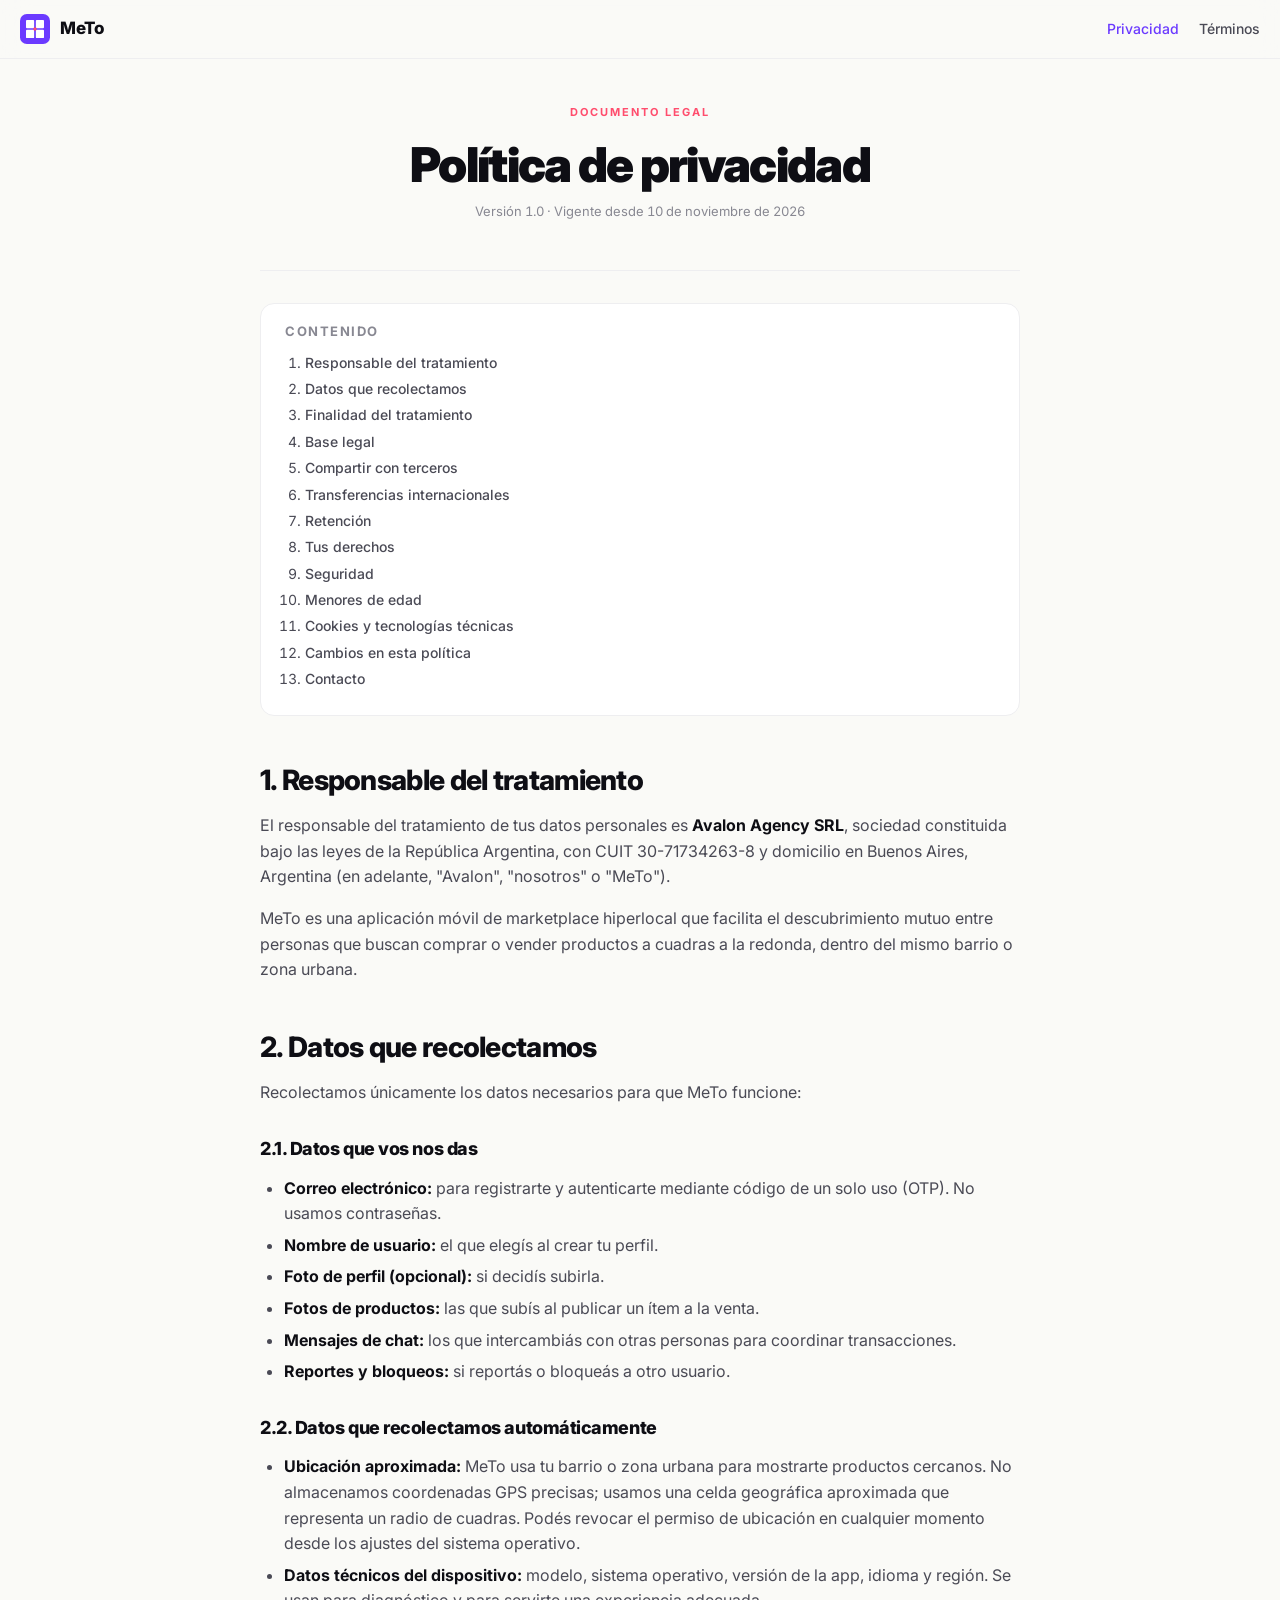
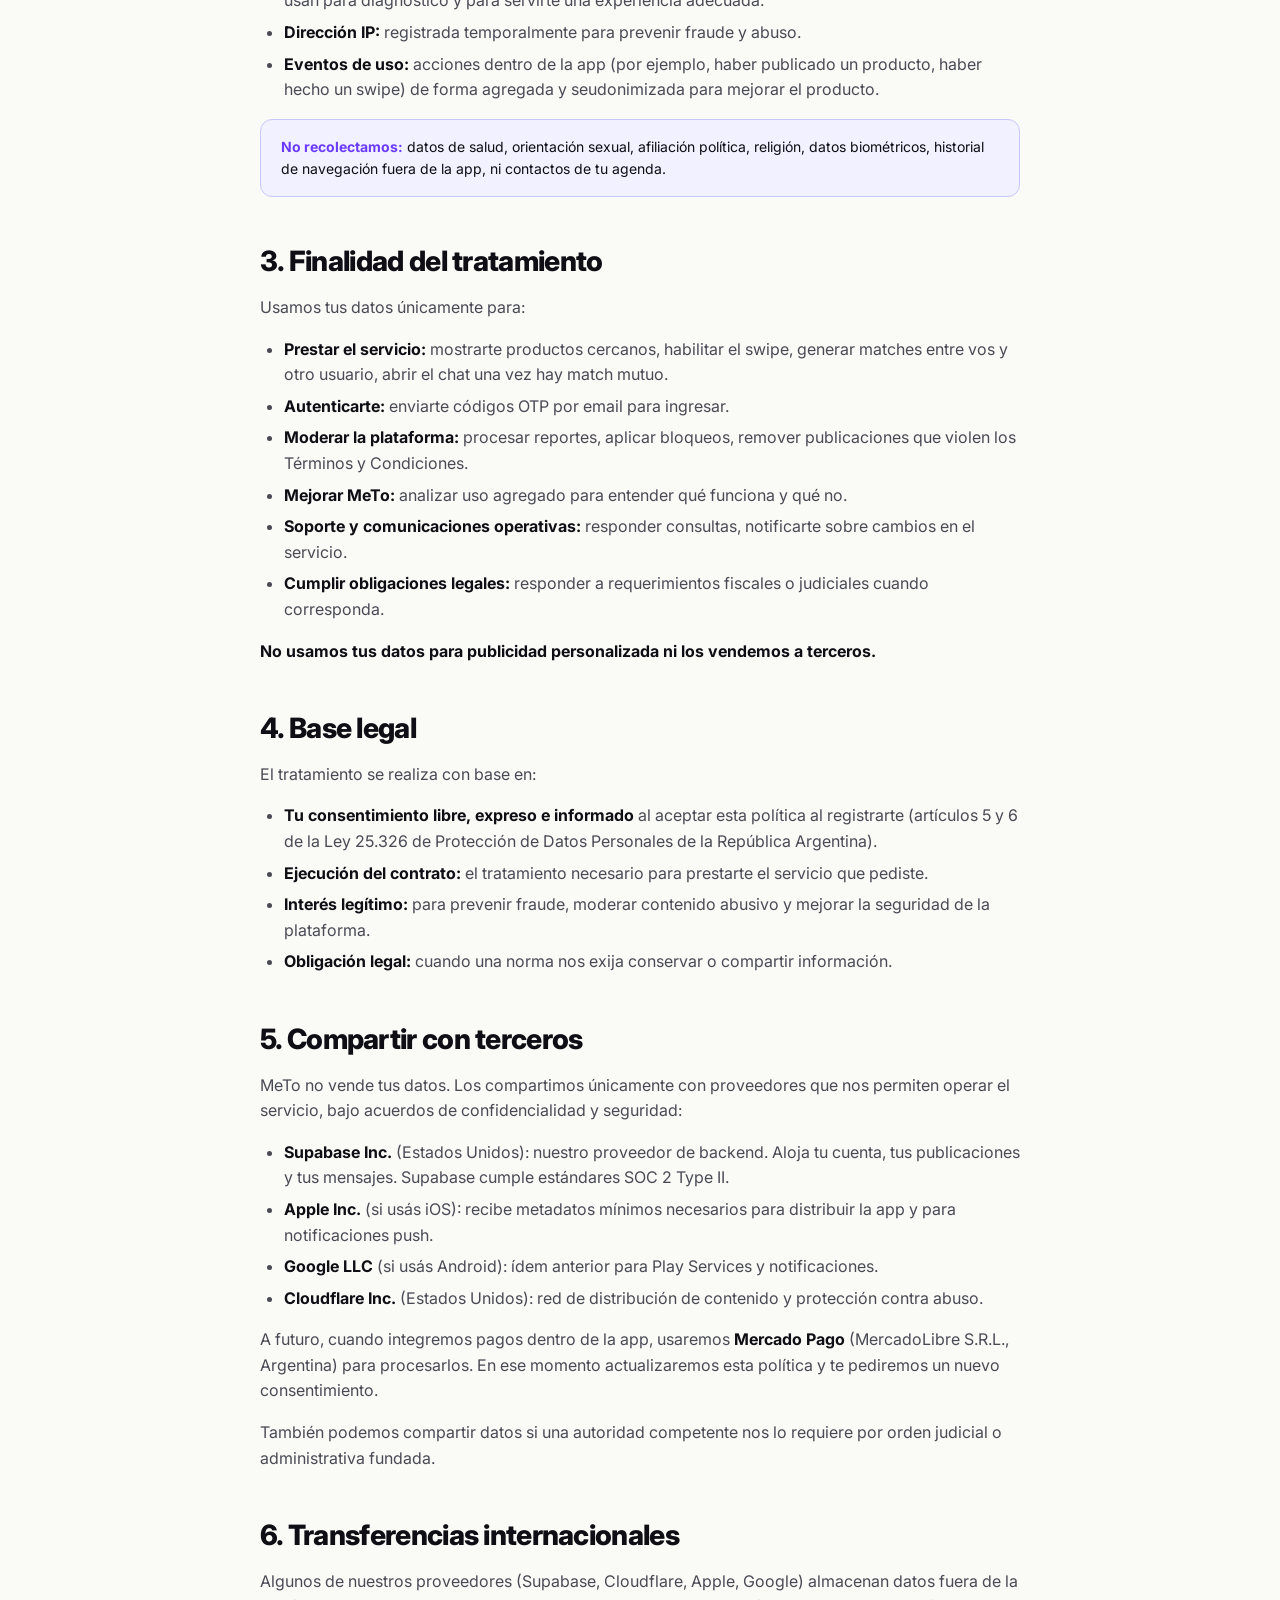
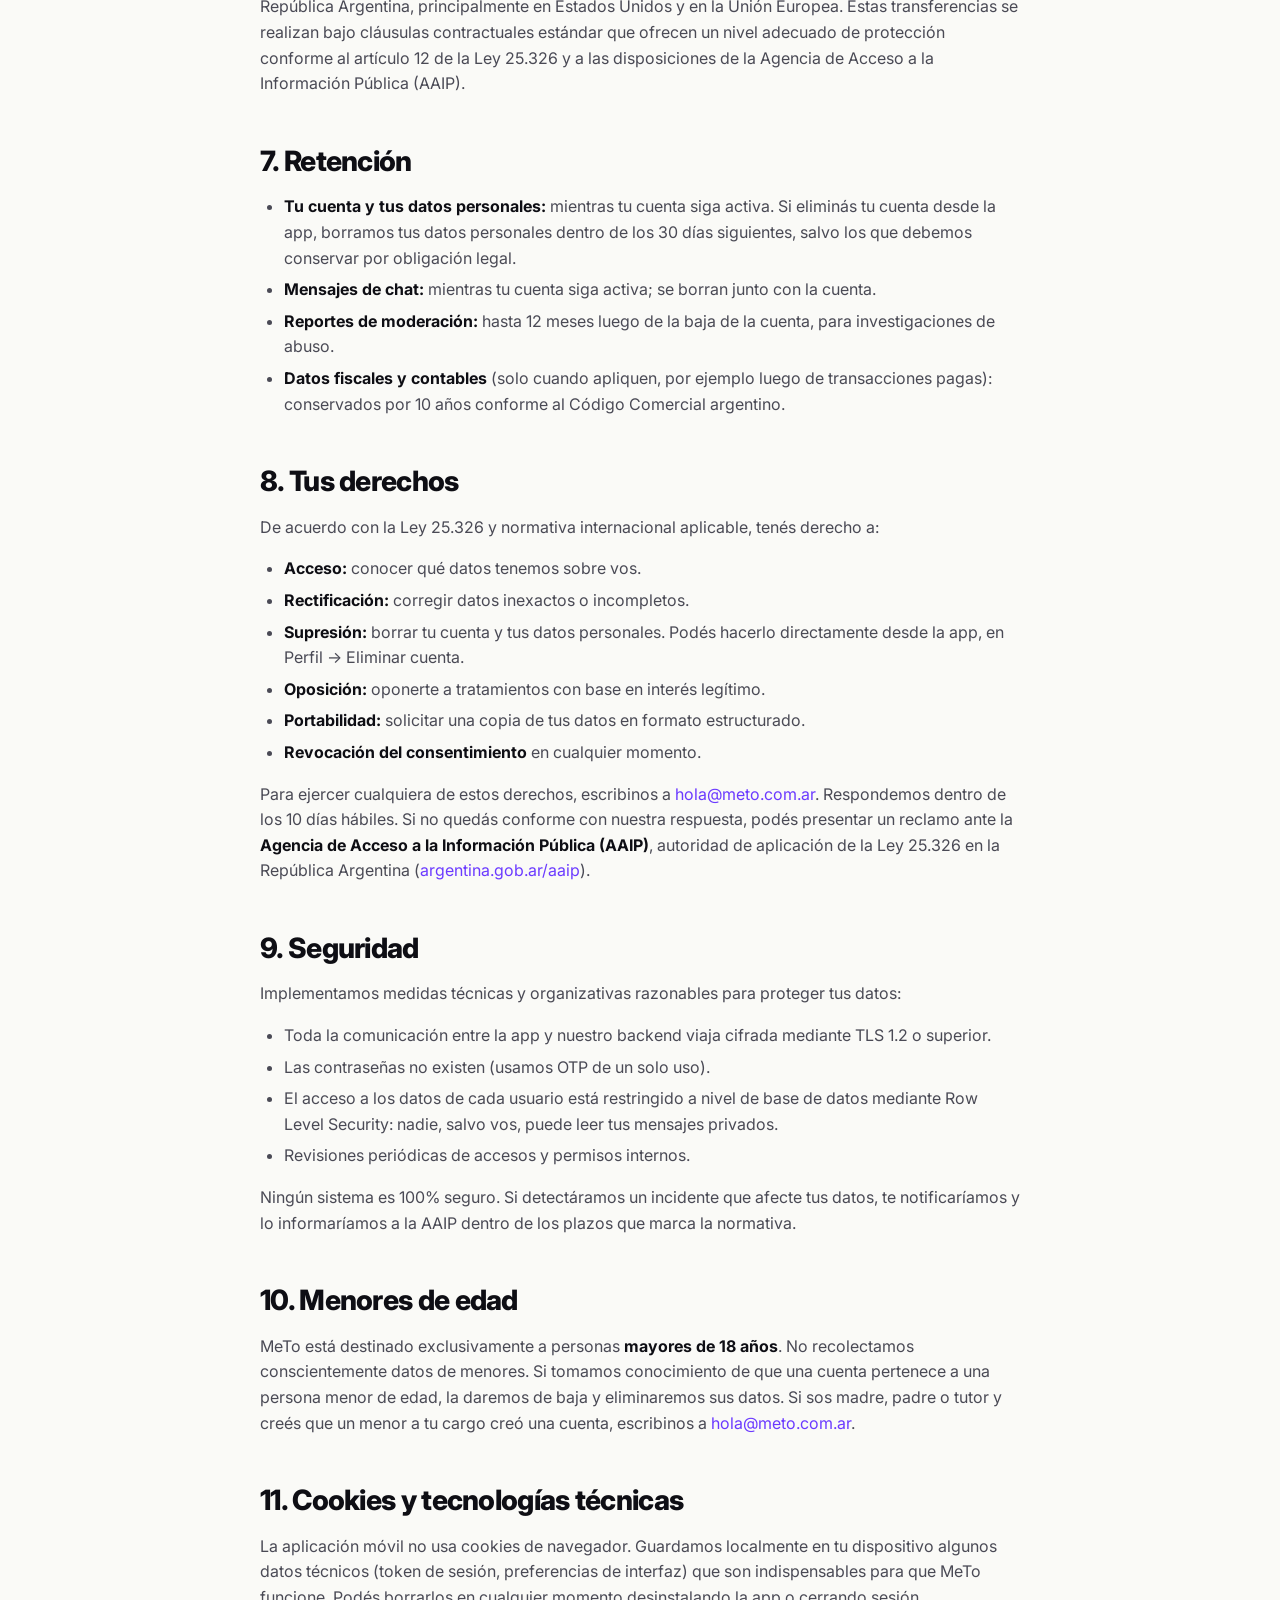
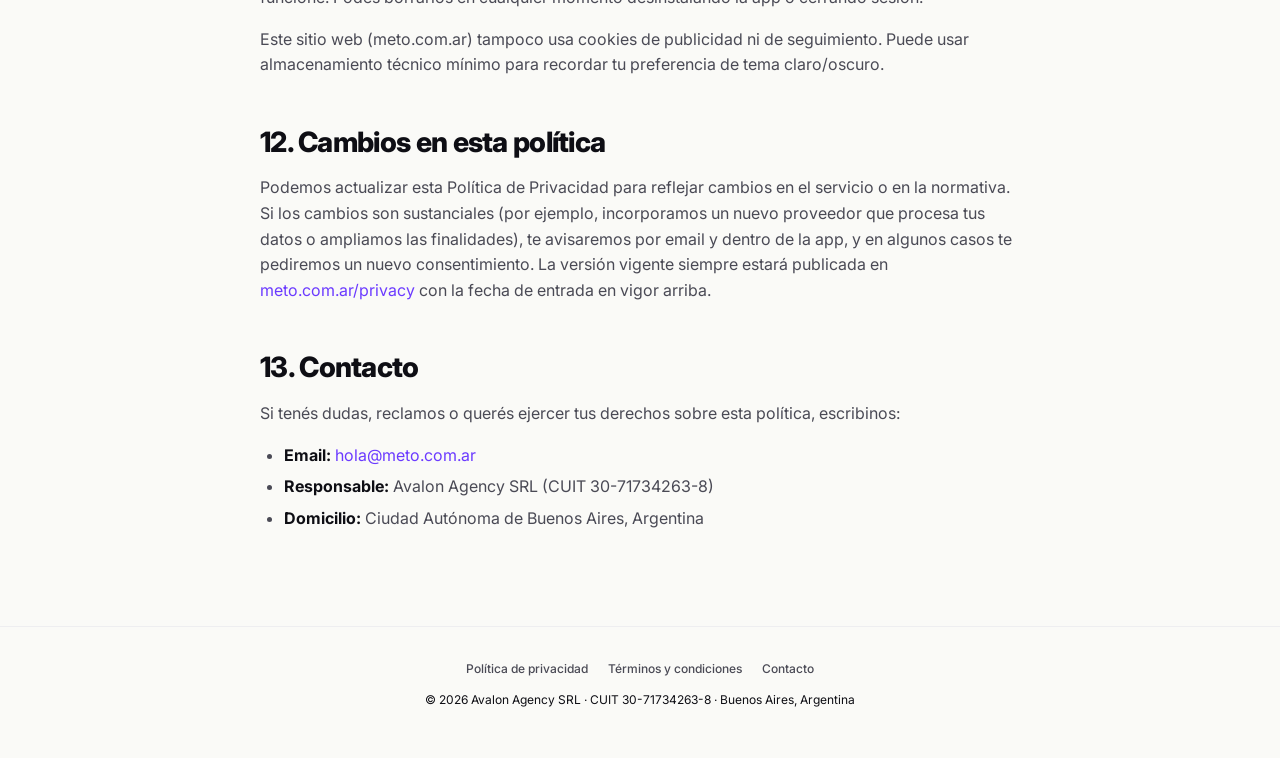
<file: privacy.html>
<!doctype html>
<html lang="es-AR">
<head>
<meta charset="utf-8">
<meta name="viewport" content="width=device-width, initial-scale=1, viewport-fit=cover">
<title>Política de privacidad · MeTo</title>
<meta name="description" content="Política de privacidad de MeTo. Qué datos recolectamos, con qué fin, con quién los compartimos y cómo ejercés tus derechos.">
<meta name="theme-color" content="#6B3AFF">
<link rel="stylesheet" href="https://fonts.googleapis.com/css2?family=Inter:wght@400;500;600;700;800;900&display=swap">
<link rel="stylesheet" href="styles.css">
</head>
<body>

<nav class="nav">
  <a href="/" class="nav-brand">
    <svg class="logo" viewBox="0 0 140 140" aria-hidden="true">
      <rect width="140" height="140" rx="32" fill="#6B3AFF" />
      <g transform="translate(28, 28)">
        <rect x="0" y="0" width="38" height="38" rx="4" fill="#FFFFFF" />
        <rect x="46" y="0" width="38" height="38" rx="4" fill="#FFFFFF" />
        <rect x="0" y="46" width="38" height="38" rx="4" fill="#FFFFFF" />
        <rect x="46" y="46" width="38" height="38" rx="4" fill="#FFFFFF" />
        <circle cx="42" cy="42" r="8" fill="#FF4D6D" />
      </g>
    </svg>
    MeTo
  </a>
  <div class="nav-links">
    <a href="/privacy" style="color: var(--violet);">Privacidad</a>
    <a href="/terms">Términos</a>
  </div>
</nav>

<main>
  <div class="container">
    <div class="doc-header">
      <p class="eyebrow">Documento legal</p>
      <h1>Política de privacidad</h1>
      <p class="meta">Versión 1.0 · Vigente desde 10 de noviembre de 2026</p>
    </div>

    <div class="toc">
      <h3>Contenido</h3>
      <ol>
        <li><a href="#responsable">Responsable del tratamiento</a></li>
        <li><a href="#datos">Datos que recolectamos</a></li>
        <li><a href="#finalidad">Finalidad del tratamiento</a></li>
        <li><a href="#base-legal">Base legal</a></li>
        <li><a href="#terceros">Compartir con terceros</a></li>
        <li><a href="#transferencias">Transferencias internacionales</a></li>
        <li><a href="#retencion">Retención</a></li>
        <li><a href="#derechos">Tus derechos</a></li>
        <li><a href="#seguridad">Seguridad</a></li>
        <li><a href="#menores">Menores de edad</a></li>
        <li><a href="#cookies">Cookies y tecnologías técnicas</a></li>
        <li><a href="#cambios">Cambios en esta política</a></li>
        <li><a href="#contacto">Contacto</a></li>
      </ol>
    </div>

    <section class="doc-section" id="responsable">
      <h2>1. Responsable del tratamiento</h2>
      <p>El responsable del tratamiento de tus datos personales es <strong>Avalon Agency SRL</strong>, sociedad constituida bajo las leyes de la República Argentina, con CUIT 30-71734263-8 y domicilio en Buenos Aires, Argentina (en adelante, "Avalon", "nosotros" o "MeTo").</p>
      <p>MeTo es una aplicación móvil de marketplace hiperlocal que facilita el descubrimiento mutuo entre personas que buscan comprar o vender productos a cuadras a la redonda, dentro del mismo barrio o zona urbana.</p>
    </section>

    <section class="doc-section" id="datos">
      <h2>2. Datos que recolectamos</h2>
      <p>Recolectamos únicamente los datos necesarios para que MeTo funcione:</p>

      <h3>2.1. Datos que vos nos das</h3>
      <ul>
        <li><strong>Correo electrónico:</strong> para registrarte y autenticarte mediante código de un solo uso (OTP). No usamos contraseñas.</li>
        <li><strong>Nombre de usuario:</strong> el que elegís al crear tu perfil.</li>
        <li><strong>Foto de perfil (opcional):</strong> si decidís subirla.</li>
        <li><strong>Fotos de productos:</strong> las que subís al publicar un ítem a la venta.</li>
        <li><strong>Mensajes de chat:</strong> los que intercambiás con otras personas para coordinar transacciones.</li>
        <li><strong>Reportes y bloqueos:</strong> si reportás o bloqueás a otro usuario.</li>
      </ul>

      <h3>2.2. Datos que recolectamos automáticamente</h3>
      <ul>
        <li><strong>Ubicación aproximada:</strong> MeTo usa tu barrio o zona urbana para mostrarte productos cercanos. No almacenamos coordenadas GPS precisas; usamos una celda geográfica aproximada que representa un radio de cuadras. Podés revocar el permiso de ubicación en cualquier momento desde los ajustes del sistema operativo.</li>
        <li><strong>Datos técnicos del dispositivo:</strong> modelo, sistema operativo, versión de la app, idioma y región. Se usan para diagnóstico y para servirte una experiencia adecuada.</li>
        <li><strong>Dirección IP:</strong> registrada temporalmente para prevenir fraude y abuso.</li>
        <li><strong>Eventos de uso:</strong> acciones dentro de la app (por ejemplo, haber publicado un producto, haber hecho un swipe) de forma agregada y seudonimizada para mejorar el producto.</li>
      </ul>

      <div class="callout">
        <strong>No recolectamos:</strong> datos de salud, orientación sexual, afiliación política, religión, datos biométricos, historial de navegación fuera de la app, ni contactos de tu agenda.
      </div>
    </section>

    <section class="doc-section" id="finalidad">
      <h2>3. Finalidad del tratamiento</h2>
      <p>Usamos tus datos únicamente para:</p>
      <ul>
        <li><strong>Prestar el servicio:</strong> mostrarte productos cercanos, habilitar el swipe, generar matches entre vos y otro usuario, abrir el chat una vez hay match mutuo.</li>
        <li><strong>Autenticarte:</strong> enviarte códigos OTP por email para ingresar.</li>
        <li><strong>Moderar la plataforma:</strong> procesar reportes, aplicar bloqueos, remover publicaciones que violen los Términos y Condiciones.</li>
        <li><strong>Mejorar MeTo:</strong> analizar uso agregado para entender qué funciona y qué no.</li>
        <li><strong>Soporte y comunicaciones operativas:</strong> responder consultas, notificarte sobre cambios en el servicio.</li>
        <li><strong>Cumplir obligaciones legales:</strong> responder a requerimientos fiscales o judiciales cuando corresponda.</li>
      </ul>
      <p><strong>No usamos tus datos para publicidad personalizada ni los vendemos a terceros.</strong></p>
    </section>

    <section class="doc-section" id="base-legal">
      <h2>4. Base legal</h2>
      <p>El tratamiento se realiza con base en:</p>
      <ul>
        <li><strong>Tu consentimiento libre, expreso e informado</strong> al aceptar esta política al registrarte (artículos 5 y 6 de la Ley 25.326 de Protección de Datos Personales de la República Argentina).</li>
        <li><strong>Ejecución del contrato:</strong> el tratamiento necesario para prestarte el servicio que pediste.</li>
        <li><strong>Interés legítimo:</strong> para prevenir fraude, moderar contenido abusivo y mejorar la seguridad de la plataforma.</li>
        <li><strong>Obligación legal:</strong> cuando una norma nos exija conservar o compartir información.</li>
      </ul>
    </section>

    <section class="doc-section" id="terceros">
      <h2>5. Compartir con terceros</h2>
      <p>MeTo no vende tus datos. Los compartimos únicamente con proveedores que nos permiten operar el servicio, bajo acuerdos de confidencialidad y seguridad:</p>
      <ul>
        <li><strong>Supabase Inc.</strong> (Estados Unidos): nuestro proveedor de backend. Aloja tu cuenta, tus publicaciones y tus mensajes. Supabase cumple estándares SOC 2 Type II.</li>
        <li><strong>Apple Inc.</strong> (si usás iOS): recibe metadatos mínimos necesarios para distribuir la app y para notificaciones push.</li>
        <li><strong>Google LLC</strong> (si usás Android): ídem anterior para Play Services y notificaciones.</li>
        <li><strong>Cloudflare Inc.</strong> (Estados Unidos): red de distribución de contenido y protección contra abuso.</li>
      </ul>
      <p>A futuro, cuando integremos pagos dentro de la app, usaremos <strong>Mercado Pago</strong> (MercadoLibre S.R.L., Argentina) para procesarlos. En ese momento actualizaremos esta política y te pediremos un nuevo consentimiento.</p>
      <p>También podemos compartir datos si una autoridad competente nos lo requiere por orden judicial o administrativa fundada.</p>
    </section>

    <section class="doc-section" id="transferencias">
      <h2>6. Transferencias internacionales</h2>
      <p>Algunos de nuestros proveedores (Supabase, Cloudflare, Apple, Google) almacenan datos fuera de la República Argentina, principalmente en Estados Unidos y en la Unión Europea. Estas transferencias se realizan bajo cláusulas contractuales estándar que ofrecen un nivel adecuado de protección conforme al artículo 12 de la Ley 25.326 y a las disposiciones de la Agencia de Acceso a la Información Pública (AAIP).</p>
    </section>

    <section class="doc-section" id="retencion">
      <h2>7. Retención</h2>
      <ul>
        <li><strong>Tu cuenta y tus datos personales:</strong> mientras tu cuenta siga activa. Si eliminás tu cuenta desde la app, borramos tus datos personales dentro de los 30 días siguientes, salvo los que debemos conservar por obligación legal.</li>
        <li><strong>Mensajes de chat:</strong> mientras tu cuenta siga activa; se borran junto con la cuenta.</li>
        <li><strong>Reportes de moderación:</strong> hasta 12 meses luego de la baja de la cuenta, para investigaciones de abuso.</li>
        <li><strong>Datos fiscales y contables</strong> (solo cuando apliquen, por ejemplo luego de transacciones pagas): conservados por 10 años conforme al Código Comercial argentino.</li>
      </ul>
    </section>

    <section class="doc-section" id="derechos">
      <h2>8. Tus derechos</h2>
      <p>De acuerdo con la Ley 25.326 y normativa internacional aplicable, tenés derecho a:</p>
      <ul>
        <li><strong>Acceso:</strong> conocer qué datos tenemos sobre vos.</li>
        <li><strong>Rectificación:</strong> corregir datos inexactos o incompletos.</li>
        <li><strong>Supresión:</strong> borrar tu cuenta y tus datos personales. Podés hacerlo directamente desde la app, en Perfil → Eliminar cuenta.</li>
        <li><strong>Oposición:</strong> oponerte a tratamientos con base en interés legítimo.</li>
        <li><strong>Portabilidad:</strong> solicitar una copia de tus datos en formato estructurado.</li>
        <li><strong>Revocación del consentimiento</strong> en cualquier momento.</li>
      </ul>
      <p>Para ejercer cualquiera de estos derechos, escribinos a <a href="mailto:hola@meto.com.ar">hola@meto.com.ar</a>. Respondemos dentro de los 10 días hábiles. Si no quedás conforme con nuestra respuesta, podés presentar un reclamo ante la <strong>Agencia de Acceso a la Información Pública (AAIP)</strong>, autoridad de aplicación de la Ley 25.326 en la República Argentina (<a href="https://www.argentina.gob.ar/aaip" target="_blank" rel="noopener">argentina.gob.ar/aaip</a>).</p>
    </section>

    <section class="doc-section" id="seguridad">
      <h2>9. Seguridad</h2>
      <p>Implementamos medidas técnicas y organizativas razonables para proteger tus datos:</p>
      <ul>
        <li>Toda la comunicación entre la app y nuestro backend viaja cifrada mediante TLS 1.2 o superior.</li>
        <li>Las contraseñas no existen (usamos OTP de un solo uso).</li>
        <li>El acceso a los datos de cada usuario está restringido a nivel de base de datos mediante Row Level Security: nadie, salvo vos, puede leer tus mensajes privados.</li>
        <li>Revisiones periódicas de accesos y permisos internos.</li>
      </ul>
      <p>Ningún sistema es 100% seguro. Si detectáramos un incidente que afecte tus datos, te notificaríamos y lo informaríamos a la AAIP dentro de los plazos que marca la normativa.</p>
    </section>

    <section class="doc-section" id="menores">
      <h2>10. Menores de edad</h2>
      <p>MeTo está destinado exclusivamente a personas <strong>mayores de 18 años</strong>. No recolectamos conscientemente datos de menores. Si tomamos conocimiento de que una cuenta pertenece a una persona menor de edad, la daremos de baja y eliminaremos sus datos. Si sos madre, padre o tutor y creés que un menor a tu cargo creó una cuenta, escribinos a <a href="mailto:hola@meto.com.ar">hola@meto.com.ar</a>.</p>
    </section>

    <section class="doc-section" id="cookies">
      <h2>11. Cookies y tecnologías técnicas</h2>
      <p>La aplicación móvil no usa cookies de navegador. Guardamos localmente en tu dispositivo algunos datos técnicos (token de sesión, preferencias de interfaz) que son indispensables para que MeTo funcione. Podés borrarlos en cualquier momento desinstalando la app o cerrando sesión.</p>
      <p>Este sitio web (meto.com.ar) tampoco usa cookies de publicidad ni de seguimiento. Puede usar almacenamiento técnico mínimo para recordar tu preferencia de tema claro/oscuro.</p>
    </section>

    <section class="doc-section" id="cambios">
      <h2>12. Cambios en esta política</h2>
      <p>Podemos actualizar esta Política de Privacidad para reflejar cambios en el servicio o en la normativa. Si los cambios son sustanciales (por ejemplo, incorporamos un nuevo proveedor que procesa tus datos o ampliamos las finalidades), te avisaremos por email y dentro de la app, y en algunos casos te pediremos un nuevo consentimiento. La versión vigente siempre estará publicada en <a href="https://meto.com.ar/privacy">meto.com.ar/privacy</a> con la fecha de entrada en vigor arriba.</p>
    </section>

    <section class="doc-section" id="contacto">
      <h2>13. Contacto</h2>
      <p>Si tenés dudas, reclamos o querés ejercer tus derechos sobre esta política, escribinos:</p>
      <ul>
        <li><strong>Email:</strong> <a href="mailto:hola@meto.com.ar">hola@meto.com.ar</a></li>
        <li><strong>Responsable:</strong> Avalon Agency SRL (CUIT 30-71734263-8)</li>
        <li><strong>Domicilio:</strong> Ciudad Autónoma de Buenos Aires, Argentina</li>
      </ul>
    </section>
  </div>
</main>

<footer>
  <div class="legal-links">
    <a href="/privacy">Política de privacidad</a>
    <a href="/terms">Términos y condiciones</a>
    <a href="mailto:hola@meto.com.ar">Contacto</a>
  </div>
  <p>© 2026 Avalon Agency SRL · CUIT 30-71734263-8 · Buenos Aires, Argentina</p>
</footer>

</body>
</html>
</file>
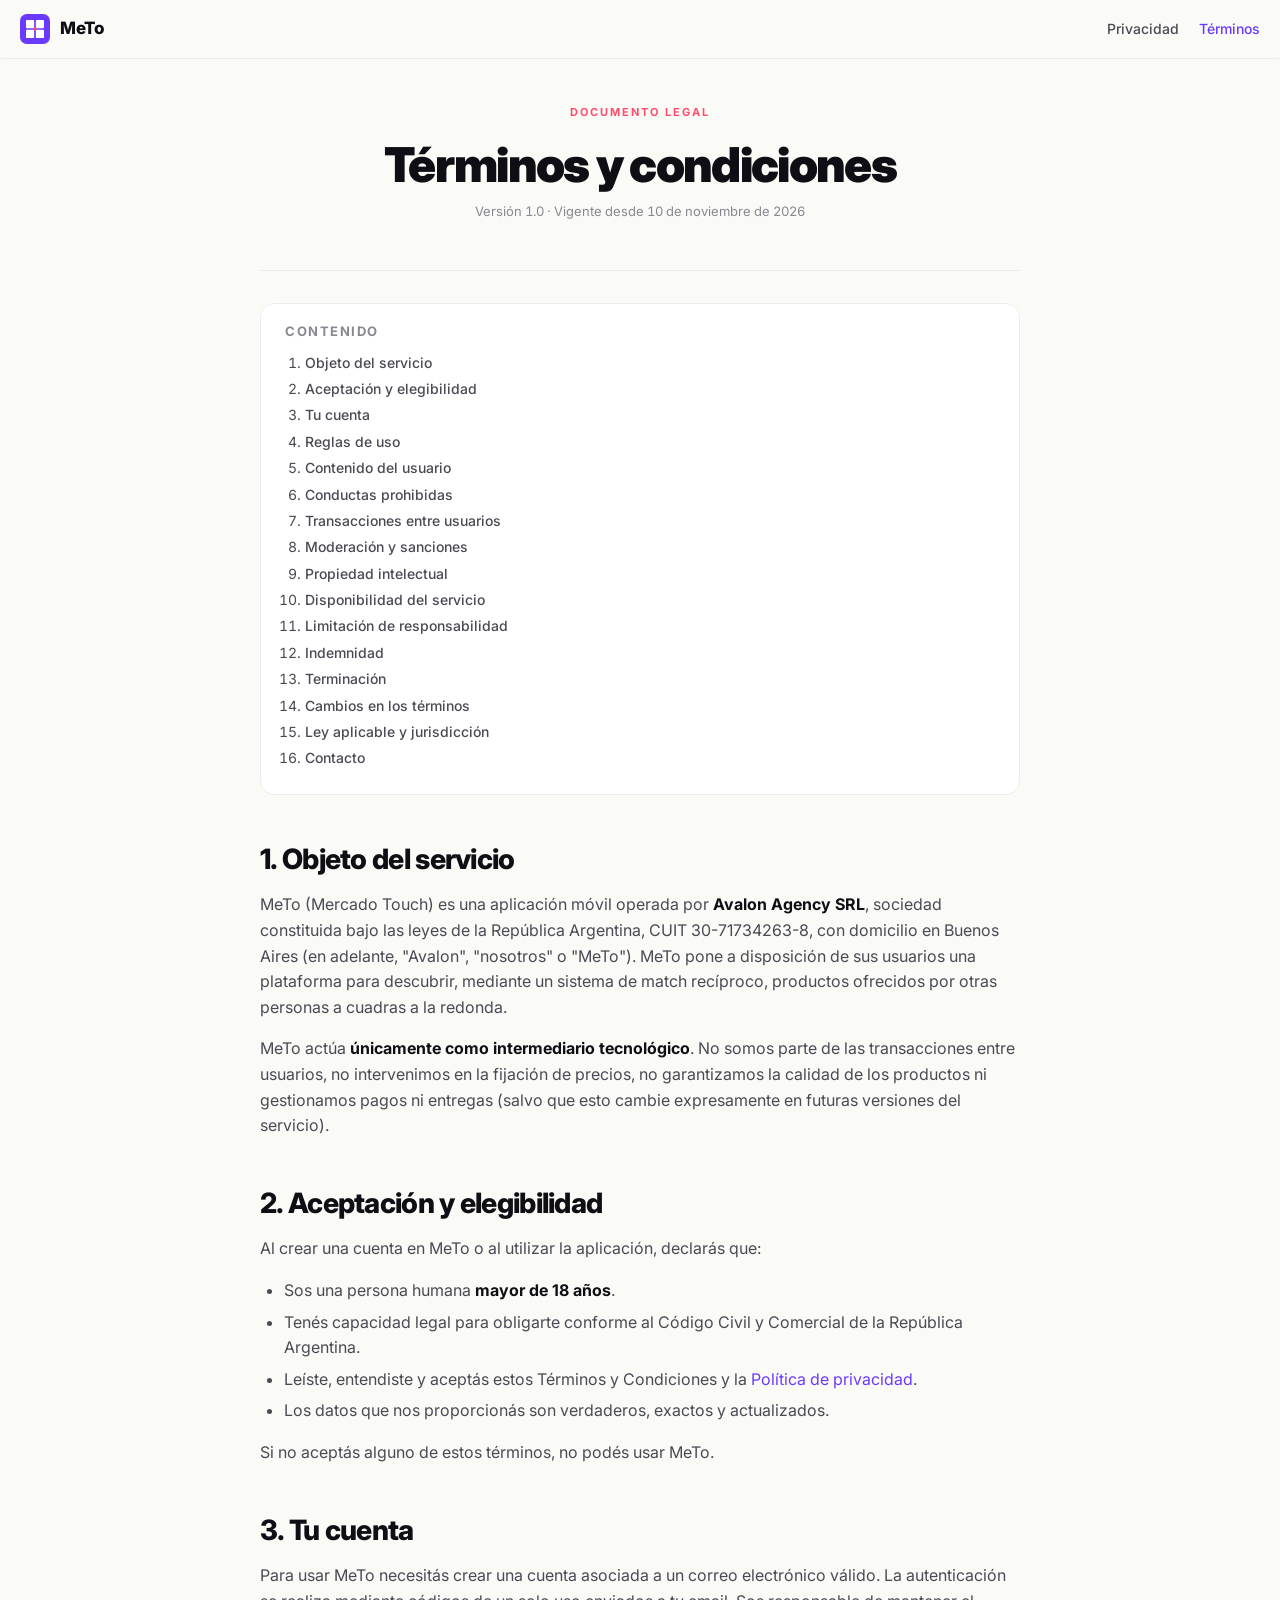
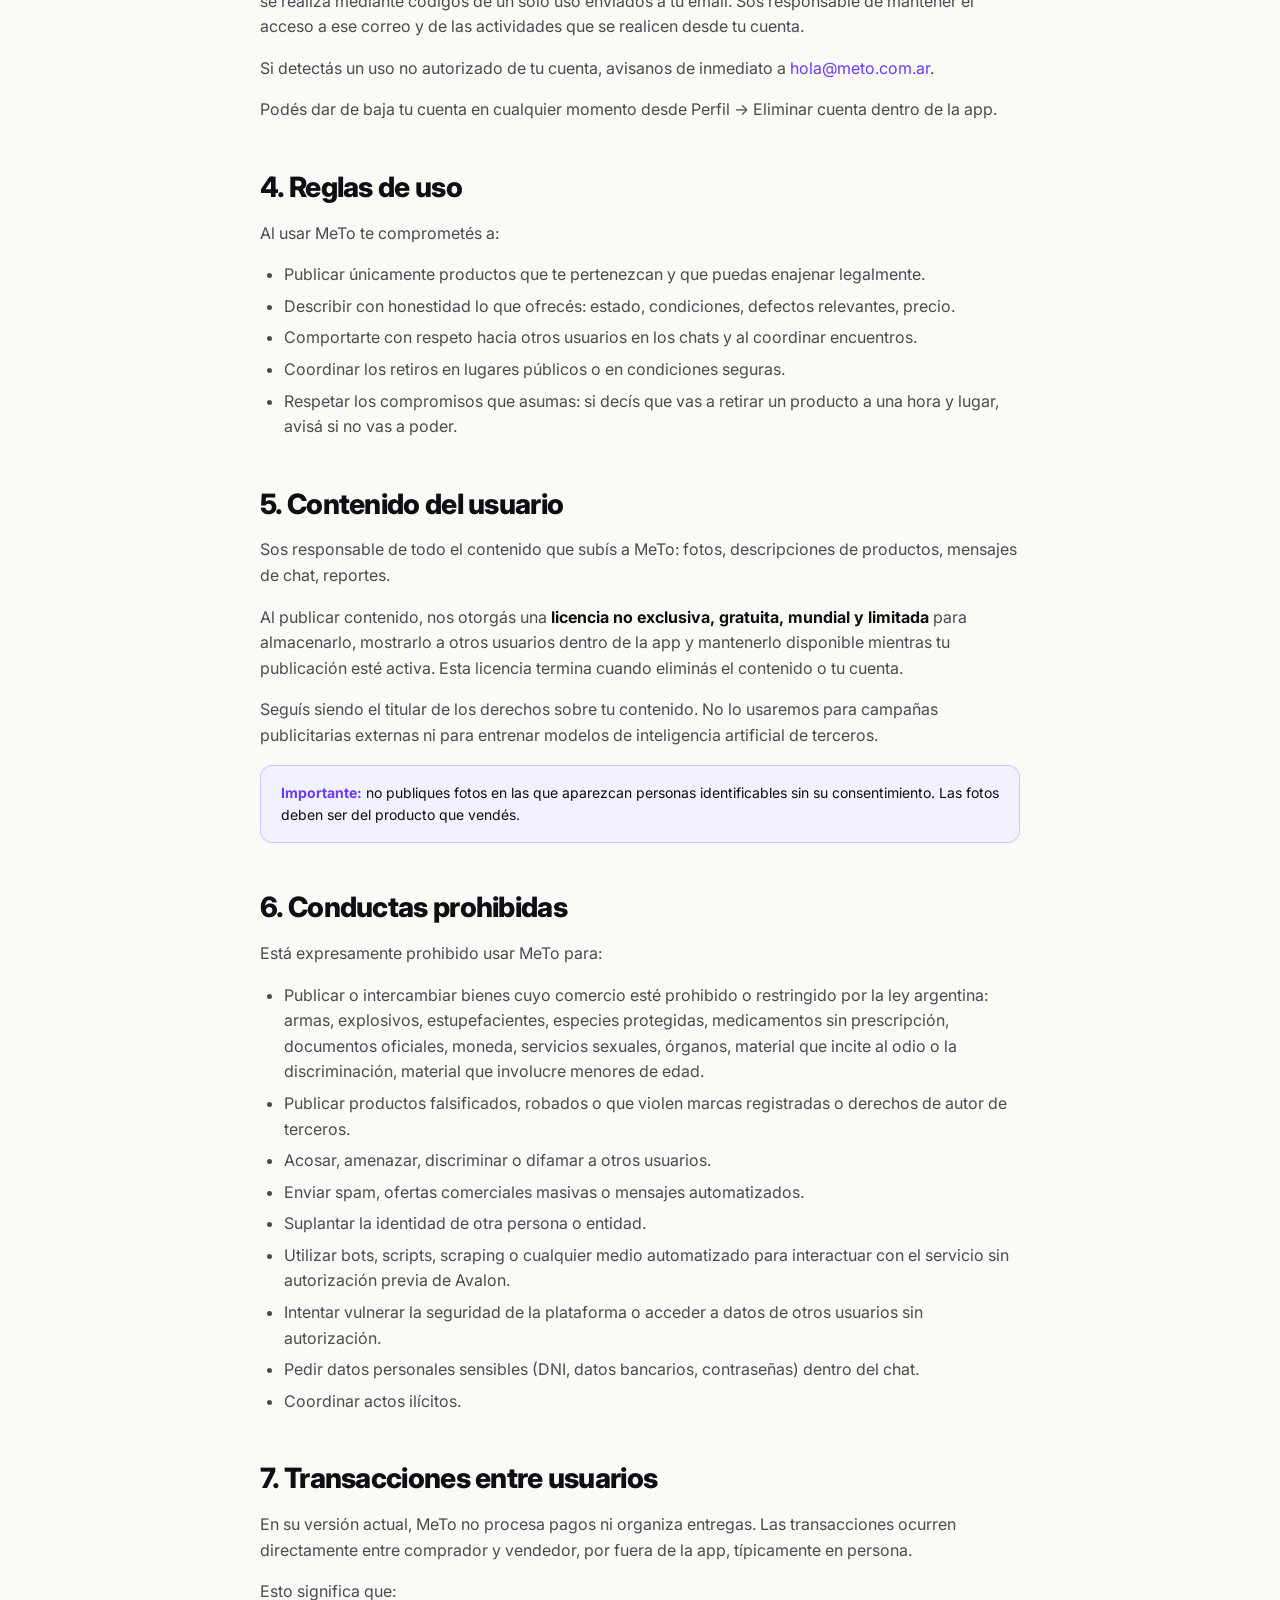
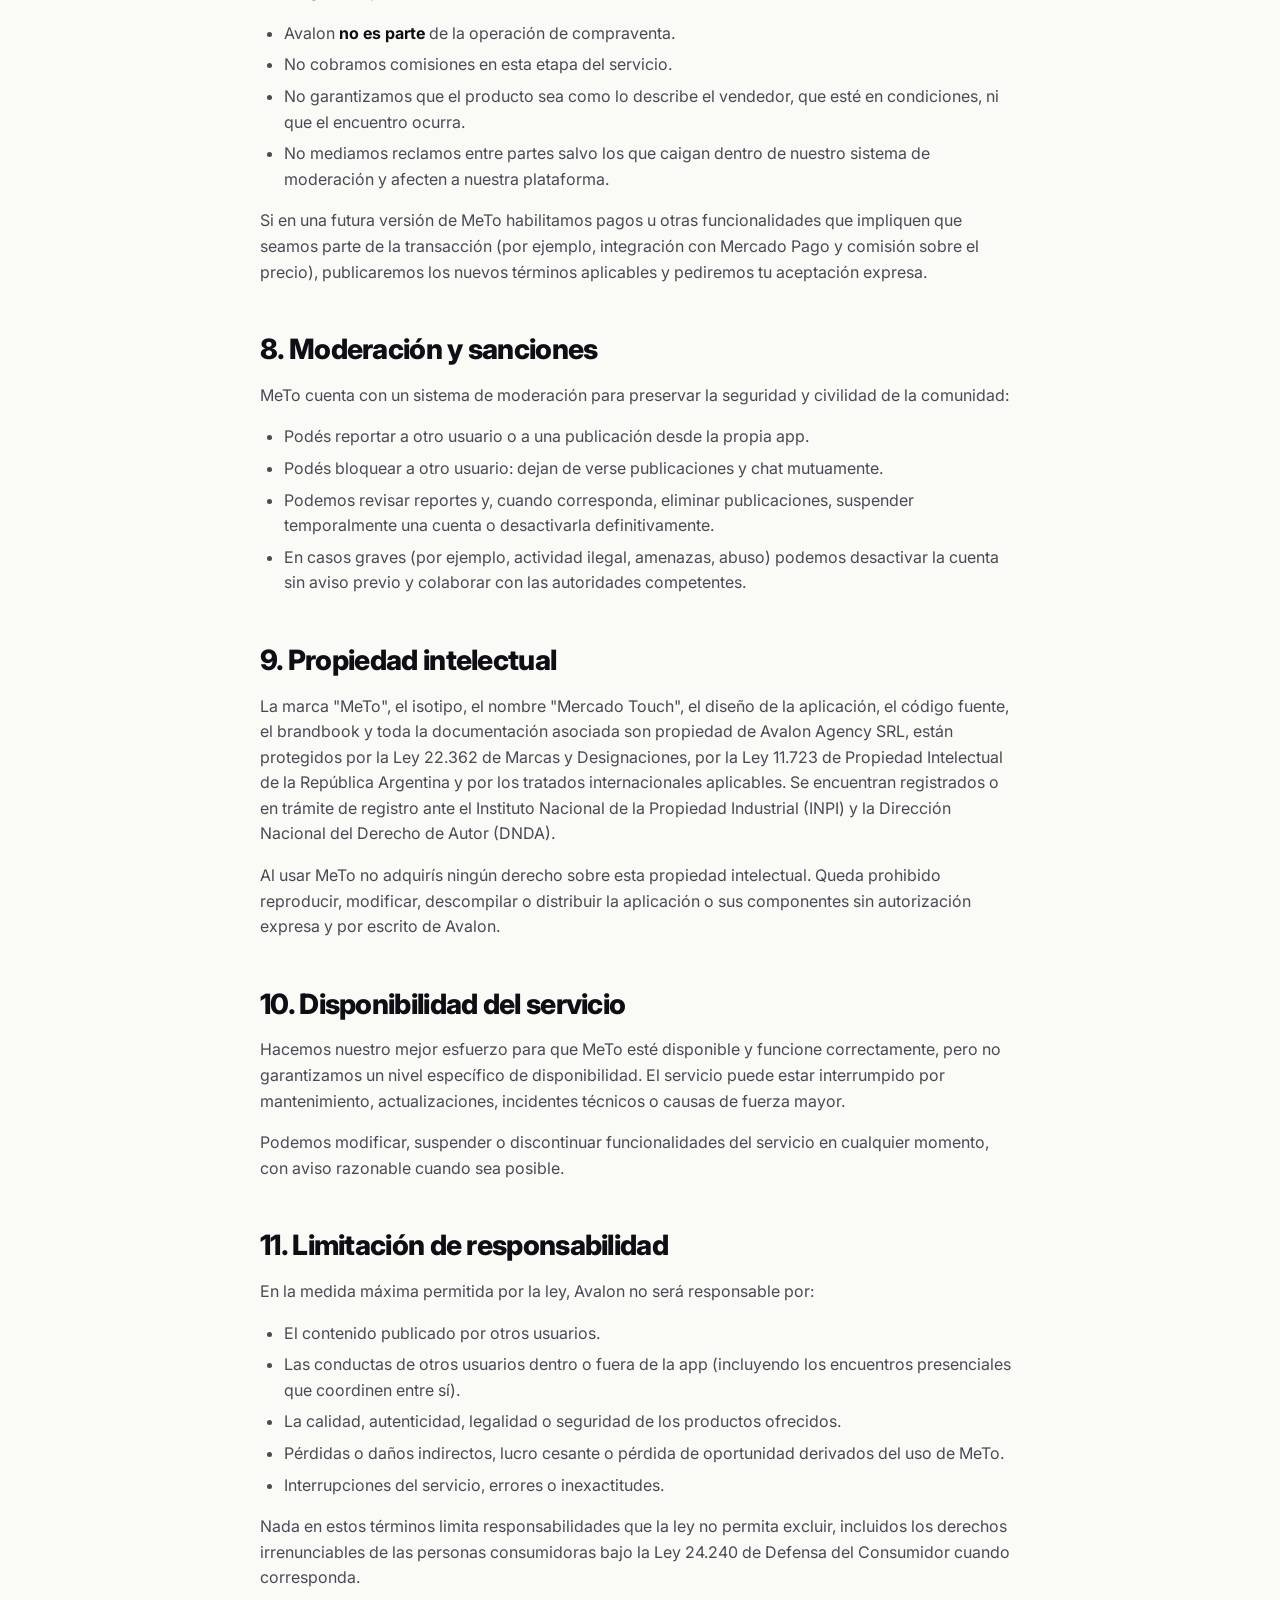
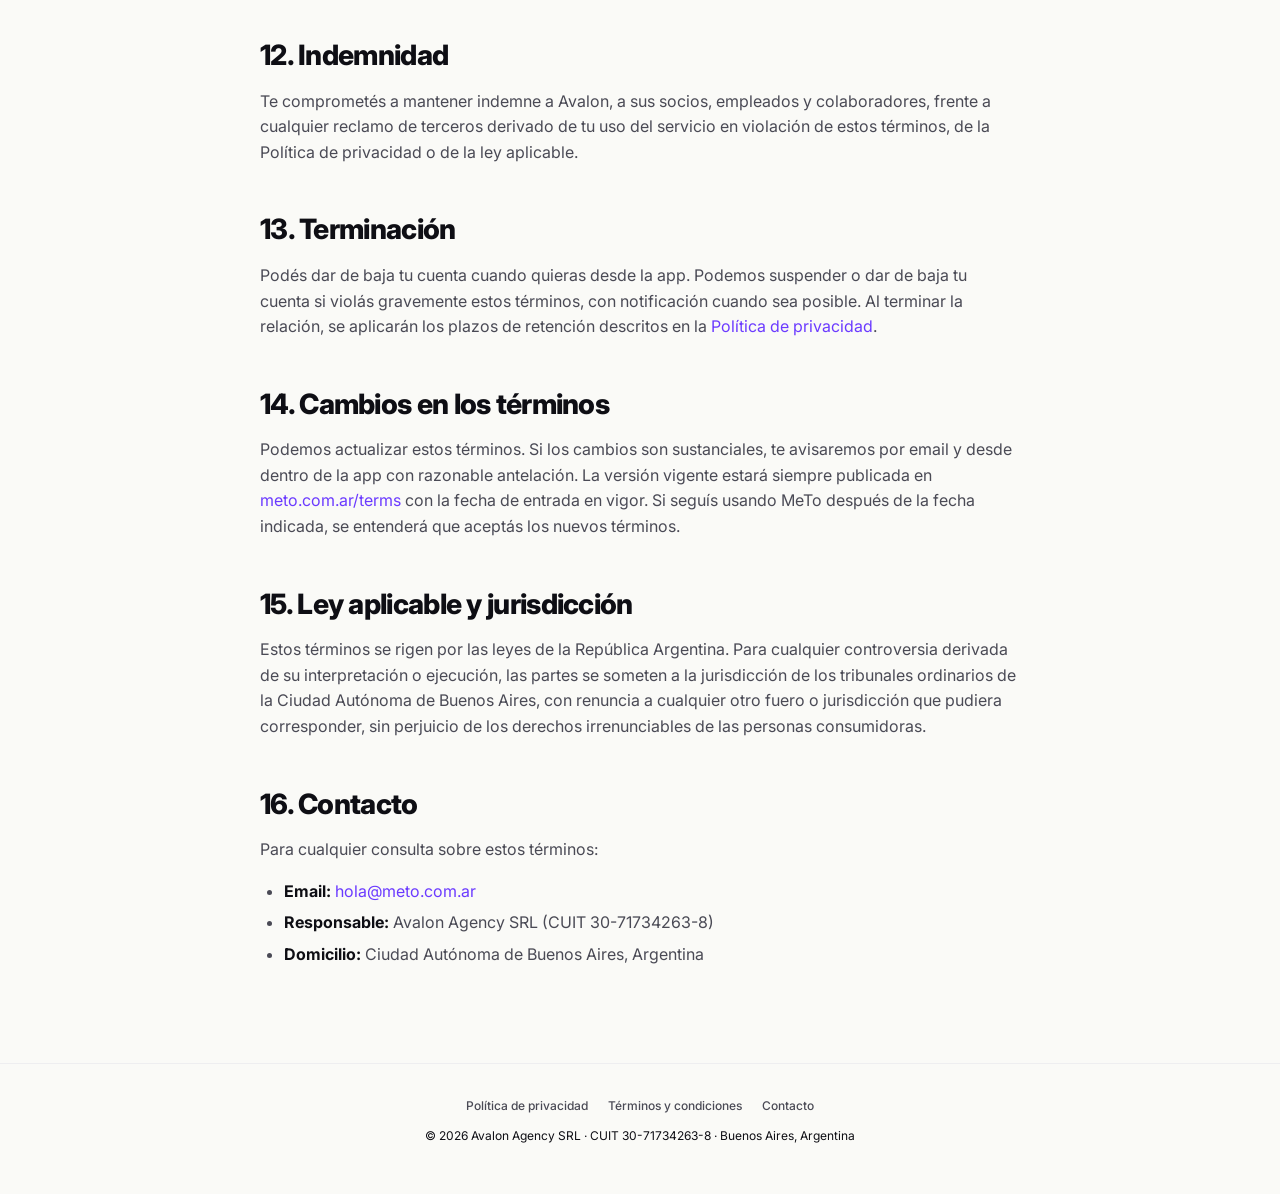
<file: terms.html>
<!doctype html>
<html lang="es-AR">
<head>
<meta charset="utf-8">
<meta name="viewport" content="width=device-width, initial-scale=1, viewport-fit=cover">
<title>Términos y condiciones · MeTo</title>
<meta name="description" content="Términos y condiciones de uso de la aplicación MeTo. Reglas, derechos y obligaciones de usuarios y de Avalon Agency SRL.">
<meta name="theme-color" content="#6B3AFF">
<link rel="stylesheet" href="https://fonts.googleapis.com/css2?family=Inter:wght@400;500;600;700;800;900&display=swap">
<link rel="stylesheet" href="styles.css">
</head>
<body>

<nav class="nav">
  <a href="/" class="nav-brand">
    <svg class="logo" viewBox="0 0 140 140" aria-hidden="true">
      <rect width="140" height="140" rx="32" fill="#6B3AFF" />
      <g transform="translate(28, 28)">
        <rect x="0" y="0" width="38" height="38" rx="4" fill="#FFFFFF" />
        <rect x="46" y="0" width="38" height="38" rx="4" fill="#FFFFFF" />
        <rect x="0" y="46" width="38" height="38" rx="4" fill="#FFFFFF" />
        <rect x="46" y="46" width="38" height="38" rx="4" fill="#FFFFFF" />
        <circle cx="42" cy="42" r="8" fill="#FF4D6D" />
      </g>
    </svg>
    MeTo
  </a>
  <div class="nav-links">
    <a href="/privacy">Privacidad</a>
    <a href="/terms" style="color: var(--violet);">Términos</a>
  </div>
</nav>

<main>
  <div class="container">
    <div class="doc-header">
      <p class="eyebrow">Documento legal</p>
      <h1>Términos y condiciones</h1>
      <p class="meta">Versión 1.0 · Vigente desde 10 de noviembre de 2026</p>
    </div>

    <div class="toc">
      <h3>Contenido</h3>
      <ol>
        <li><a href="#objeto">Objeto del servicio</a></li>
        <li><a href="#aceptacion">Aceptación y elegibilidad</a></li>
        <li><a href="#cuenta">Tu cuenta</a></li>
        <li><a href="#uso">Reglas de uso</a></li>
        <li><a href="#contenido">Contenido del usuario</a></li>
        <li><a href="#prohibiciones">Conductas prohibidas</a></li>
        <li><a href="#transacciones">Transacciones entre usuarios</a></li>
        <li><a href="#moderacion">Moderación y sanciones</a></li>
        <li><a href="#propiedad">Propiedad intelectual</a></li>
        <li><a href="#disponibilidad">Disponibilidad del servicio</a></li>
        <li><a href="#responsabilidad">Limitación de responsabilidad</a></li>
        <li><a href="#indemnidad">Indemnidad</a></li>
        <li><a href="#terminacion">Terminación</a></li>
        <li><a href="#cambios">Cambios en los términos</a></li>
        <li><a href="#ley">Ley aplicable y jurisdicción</a></li>
        <li><a href="#contacto">Contacto</a></li>
      </ol>
    </div>

    <section class="doc-section" id="objeto">
      <h2>1. Objeto del servicio</h2>
      <p>MeTo (Mercado Touch) es una aplicación móvil operada por <strong>Avalon Agency SRL</strong>, sociedad constituida bajo las leyes de la República Argentina, CUIT 30-71734263-8, con domicilio en Buenos Aires (en adelante, "Avalon", "nosotros" o "MeTo"). MeTo pone a disposición de sus usuarios una plataforma para descubrir, mediante un sistema de match recíproco, productos ofrecidos por otras personas a cuadras a la redonda.</p>
      <p>MeTo actúa <strong>únicamente como intermediario tecnológico</strong>. No somos parte de las transacciones entre usuarios, no intervenimos en la fijación de precios, no garantizamos la calidad de los productos ni gestionamos pagos ni entregas (salvo que esto cambie expresamente en futuras versiones del servicio).</p>
    </section>

    <section class="doc-section" id="aceptacion">
      <h2>2. Aceptación y elegibilidad</h2>
      <p>Al crear una cuenta en MeTo o al utilizar la aplicación, declarás que:</p>
      <ul>
        <li>Sos una persona humana <strong>mayor de 18 años</strong>.</li>
        <li>Tenés capacidad legal para obligarte conforme al Código Civil y Comercial de la República Argentina.</li>
        <li>Leíste, entendiste y aceptás estos Términos y Condiciones y la <a href="/privacy">Política de privacidad</a>.</li>
        <li>Los datos que nos proporcionás son verdaderos, exactos y actualizados.</li>
      </ul>
      <p>Si no aceptás alguno de estos términos, no podés usar MeTo.</p>
    </section>

    <section class="doc-section" id="cuenta">
      <h2>3. Tu cuenta</h2>
      <p>Para usar MeTo necesitás crear una cuenta asociada a un correo electrónico válido. La autenticación se realiza mediante códigos de un solo uso enviados a tu email. Sos responsable de mantener el acceso a ese correo y de las actividades que se realicen desde tu cuenta.</p>
      <p>Si detectás un uso no autorizado de tu cuenta, avisanos de inmediato a <a href="mailto:hola@meto.com.ar">hola@meto.com.ar</a>.</p>
      <p>Podés dar de baja tu cuenta en cualquier momento desde Perfil → Eliminar cuenta dentro de la app.</p>
    </section>

    <section class="doc-section" id="uso">
      <h2>4. Reglas de uso</h2>
      <p>Al usar MeTo te comprometés a:</p>
      <ul>
        <li>Publicar únicamente productos que te pertenezcan y que puedas enajenar legalmente.</li>
        <li>Describir con honestidad lo que ofrecés: estado, condiciones, defectos relevantes, precio.</li>
        <li>Comportarte con respeto hacia otros usuarios en los chats y al coordinar encuentros.</li>
        <li>Coordinar los retiros en lugares públicos o en condiciones seguras.</li>
        <li>Respetar los compromisos que asumas: si decís que vas a retirar un producto a una hora y lugar, avisá si no vas a poder.</li>
      </ul>
    </section>

    <section class="doc-section" id="contenido">
      <h2>5. Contenido del usuario</h2>
      <p>Sos responsable de todo el contenido que subís a MeTo: fotos, descripciones de productos, mensajes de chat, reportes.</p>
      <p>Al publicar contenido, nos otorgás una <strong>licencia no exclusiva, gratuita, mundial y limitada</strong> para almacenarlo, mostrarlo a otros usuarios dentro de la app y mantenerlo disponible mientras tu publicación esté activa. Esta licencia termina cuando eliminás el contenido o tu cuenta.</p>
      <p>Seguís siendo el titular de los derechos sobre tu contenido. No lo usaremos para campañas publicitarias externas ni para entrenar modelos de inteligencia artificial de terceros.</p>
      <div class="callout">
        <strong>Importante:</strong> no publiques fotos en las que aparezcan personas identificables sin su consentimiento. Las fotos deben ser del producto que vendés.
      </div>
    </section>

    <section class="doc-section" id="prohibiciones">
      <h2>6. Conductas prohibidas</h2>
      <p>Está expresamente prohibido usar MeTo para:</p>
      <ul>
        <li>Publicar o intercambiar bienes cuyo comercio esté prohibido o restringido por la ley argentina: armas, explosivos, estupefacientes, especies protegidas, medicamentos sin prescripción, documentos oficiales, moneda, servicios sexuales, órganos, material que incite al odio o la discriminación, material que involucre menores de edad.</li>
        <li>Publicar productos falsificados, robados o que violen marcas registradas o derechos de autor de terceros.</li>
        <li>Acosar, amenazar, discriminar o difamar a otros usuarios.</li>
        <li>Enviar spam, ofertas comerciales masivas o mensajes automatizados.</li>
        <li>Suplantar la identidad de otra persona o entidad.</li>
        <li>Utilizar bots, scripts, scraping o cualquier medio automatizado para interactuar con el servicio sin autorización previa de Avalon.</li>
        <li>Intentar vulnerar la seguridad de la plataforma o acceder a datos de otros usuarios sin autorización.</li>
        <li>Pedir datos personales sensibles (DNI, datos bancarios, contraseñas) dentro del chat.</li>
        <li>Coordinar actos ilícitos.</li>
      </ul>
    </section>

    <section class="doc-section" id="transacciones">
      <h2>7. Transacciones entre usuarios</h2>
      <p>En su versión actual, MeTo no procesa pagos ni organiza entregas. Las transacciones ocurren directamente entre comprador y vendedor, por fuera de la app, típicamente en persona.</p>
      <p>Esto significa que:</p>
      <ul>
        <li>Avalon <strong>no es parte</strong> de la operación de compraventa.</li>
        <li>No cobramos comisiones en esta etapa del servicio.</li>
        <li>No garantizamos que el producto sea como lo describe el vendedor, que esté en condiciones, ni que el encuentro ocurra.</li>
        <li>No mediamos reclamos entre partes salvo los que caigan dentro de nuestro sistema de moderación y afecten a nuestra plataforma.</li>
      </ul>
      <p>Si en una futura versión de MeTo habilitamos pagos u otras funcionalidades que impliquen que seamos parte de la transacción (por ejemplo, integración con Mercado Pago y comisión sobre el precio), publicaremos los nuevos términos aplicables y pediremos tu aceptación expresa.</p>
    </section>

    <section class="doc-section" id="moderacion">
      <h2>8. Moderación y sanciones</h2>
      <p>MeTo cuenta con un sistema de moderación para preservar la seguridad y civilidad de la comunidad:</p>
      <ul>
        <li>Podés reportar a otro usuario o a una publicación desde la propia app.</li>
        <li>Podés bloquear a otro usuario: dejan de verse publicaciones y chat mutuamente.</li>
        <li>Podemos revisar reportes y, cuando corresponda, eliminar publicaciones, suspender temporalmente una cuenta o desactivarla definitivamente.</li>
        <li>En casos graves (por ejemplo, actividad ilegal, amenazas, abuso) podemos desactivar la cuenta sin aviso previo y colaborar con las autoridades competentes.</li>
      </ul>
    </section>

    <section class="doc-section" id="propiedad">
      <h2>9. Propiedad intelectual</h2>
      <p>La marca "MeTo", el isotipo, el nombre "Mercado Touch", el diseño de la aplicación, el código fuente, el brandbook y toda la documentación asociada son propiedad de Avalon Agency SRL, están protegidos por la Ley 22.362 de Marcas y Designaciones, por la Ley 11.723 de Propiedad Intelectual de la República Argentina y por los tratados internacionales aplicables. Se encuentran registrados o en trámite de registro ante el Instituto Nacional de la Propiedad Industrial (INPI) y la Dirección Nacional del Derecho de Autor (DNDA).</p>
      <p>Al usar MeTo no adquirís ningún derecho sobre esta propiedad intelectual. Queda prohibido reproducir, modificar, descompilar o distribuir la aplicación o sus componentes sin autorización expresa y por escrito de Avalon.</p>
    </section>

    <section class="doc-section" id="disponibilidad">
      <h2>10. Disponibilidad del servicio</h2>
      <p>Hacemos nuestro mejor esfuerzo para que MeTo esté disponible y funcione correctamente, pero no garantizamos un nivel específico de disponibilidad. El servicio puede estar interrumpido por mantenimiento, actualizaciones, incidentes técnicos o causas de fuerza mayor.</p>
      <p>Podemos modificar, suspender o discontinuar funcionalidades del servicio en cualquier momento, con aviso razonable cuando sea posible.</p>
    </section>

    <section class="doc-section" id="responsabilidad">
      <h2>11. Limitación de responsabilidad</h2>
      <p>En la medida máxima permitida por la ley, Avalon no será responsable por:</p>
      <ul>
        <li>El contenido publicado por otros usuarios.</li>
        <li>Las conductas de otros usuarios dentro o fuera de la app (incluyendo los encuentros presenciales que coordinen entre sí).</li>
        <li>La calidad, autenticidad, legalidad o seguridad de los productos ofrecidos.</li>
        <li>Pérdidas o daños indirectos, lucro cesante o pérdida de oportunidad derivados del uso de MeTo.</li>
        <li>Interrupciones del servicio, errores o inexactitudes.</li>
      </ul>
      <p>Nada en estos términos limita responsabilidades que la ley no permita excluir, incluidos los derechos irrenunciables de las personas consumidoras bajo la Ley 24.240 de Defensa del Consumidor cuando corresponda.</p>
    </section>

    <section class="doc-section" id="indemnidad">
      <h2>12. Indemnidad</h2>
      <p>Te comprometés a mantener indemne a Avalon, a sus socios, empleados y colaboradores, frente a cualquier reclamo de terceros derivado de tu uso del servicio en violación de estos términos, de la Política de privacidad o de la ley aplicable.</p>
    </section>

    <section class="doc-section" id="terminacion">
      <h2>13. Terminación</h2>
      <p>Podés dar de baja tu cuenta cuando quieras desde la app. Podemos suspender o dar de baja tu cuenta si violás gravemente estos términos, con notificación cuando sea posible. Al terminar la relación, se aplicarán los plazos de retención descritos en la <a href="/privacy#retencion">Política de privacidad</a>.</p>
    </section>

    <section class="doc-section" id="cambios">
      <h2>14. Cambios en los términos</h2>
      <p>Podemos actualizar estos términos. Si los cambios son sustanciales, te avisaremos por email y desde dentro de la app con razonable antelación. La versión vigente estará siempre publicada en <a href="https://meto.com.ar/terms">meto.com.ar/terms</a> con la fecha de entrada en vigor. Si seguís usando MeTo después de la fecha indicada, se entenderá que aceptás los nuevos términos.</p>
    </section>

    <section class="doc-section" id="ley">
      <h2>15. Ley aplicable y jurisdicción</h2>
      <p>Estos términos se rigen por las leyes de la República Argentina. Para cualquier controversia derivada de su interpretación o ejecución, las partes se someten a la jurisdicción de los tribunales ordinarios de la Ciudad Autónoma de Buenos Aires, con renuncia a cualquier otro fuero o jurisdicción que pudiera corresponder, sin perjuicio de los derechos irrenunciables de las personas consumidoras.</p>
    </section>

    <section class="doc-section" id="contacto">
      <h2>16. Contacto</h2>
      <p>Para cualquier consulta sobre estos términos:</p>
      <ul>
        <li><strong>Email:</strong> <a href="mailto:hola@meto.com.ar">hola@meto.com.ar</a></li>
        <li><strong>Responsable:</strong> Avalon Agency SRL (CUIT 30-71734263-8)</li>
        <li><strong>Domicilio:</strong> Ciudad Autónoma de Buenos Aires, Argentina</li>
      </ul>
    </section>
  </div>
</main>

<footer>
  <div class="legal-links">
    <a href="/privacy">Política de privacidad</a>
    <a href="/terms">Términos y condiciones</a>
    <a href="mailto:hola@meto.com.ar">Contacto</a>
  </div>
  <p>© 2026 Avalon Agency SRL · CUIT 30-71734263-8 · Buenos Aires, Argentina</p>
</footer>

</body>
</html>
</file>
<file: styles.css>
/* ─── Design tokens (brandbook v1.0) ─── */
:root {
  --violet: #6B3AFF;
  --violet-deep: #2C0E8A;
  --violet-strong: #4A1FD9;
  --violet-soft: #B59CFF;
  --coral: #FF4D6D;
  --coral-soft: #FFE4E9;
  --ink: #0E0E14;
  --ink-soft: #4A4A55;
  --ink-muted: #888892;
  --paper: #FAFAF7;
  --white: #FFFFFF;
  --border: #EEEEF0;

  --bg: var(--paper);
  --surface: var(--white);
  --fg: var(--ink);
  --fg-soft: var(--ink-soft);
  --fg-muted: var(--ink-muted);
}

@media (prefers-color-scheme: dark) {
  :root:not([data-theme="light"]) {
    --bg: #05050A;
    --surface: #11111A;
    --fg: #F5F5F7;
    --fg-soft: #B5B5BF;
    --fg-muted: #6E6E78;
    --border: #2A2A35;
    color-scheme: dark;
  }
}

* { box-sizing: border-box; }

html { scroll-behavior: smooth; }

body {
  margin: 0;
  padding: 0;
  background: var(--bg);
  color: var(--fg);
  font-family: 'Inter', -apple-system, BlinkMacSystemFont, 'Segoe UI', system-ui, sans-serif;
  font-size: 16px;
  line-height: 1.6;
  -webkit-font-smoothing: antialiased;
  text-rendering: optimizeLegibility;
  min-height: 100vh;
  display: flex;
  flex-direction: column;
}

h1, h2, h3, h4 {
  font-weight: 800;
  letter-spacing: -0.025em;
  line-height: 1.2;
  margin: 0 0 16px;
  text-wrap: balance;
}

h1 { font-size: clamp(32px, 5vw, 48px); font-weight: 900; letter-spacing: -0.035em; }
h2 { font-size: clamp(22px, 3vw, 28px); margin-top: 48px; }
h3 { font-size: 18px; margin-top: 32px; }

p { margin: 0 0 16px; color: var(--fg); }

a { color: var(--violet); text-decoration: none; transition: color .15s; }
a:hover { color: var(--coral); }

strong { font-weight: 700; color: var(--fg); }

ul, ol { padding-left: 24px; margin: 0 0 16px; }
li { margin-bottom: 6px; }

/* ─── Nav ─── */
.nav {
  position: sticky;
  top: 0;
  z-index: 50;
  background: color-mix(in oklab, var(--bg) 85%, transparent);
  backdrop-filter: saturate(180%) blur(14px);
  -webkit-backdrop-filter: saturate(180%) blur(14px);
  border-bottom: 1px solid var(--border);
  padding: 14px max(20px, env(safe-area-inset-left, 0px)) 14px max(20px, env(safe-area-inset-right, 0px));
  display: flex;
  align-items: center;
  justify-content: space-between;
}
.nav-brand {
  display: flex;
  align-items: center;
  gap: 10px;
  font-weight: 800;
  font-size: 17px;
  letter-spacing: -0.02em;
  color: var(--fg);
}
.nav-brand .logo { width: 30px; height: 30px; }
.nav-links { display: flex; gap: 20px; font-size: 14px; }
.nav-links a { color: var(--fg-soft); font-weight: 500; }
.nav-links a:hover { color: var(--violet); }
@media (max-width: 540px) {
  .nav-links { gap: 14px; font-size: 13px; }
}

/* ─── Main container ─── */
main {
  flex: 1;
  padding: clamp(32px, 5vh, 64px) max(20px, env(safe-area-inset-left, 0px)) clamp(48px, 7vh, 96px) max(20px, env(safe-area-inset-right, 0px));
}
.container {
  max-width: 760px;
  margin: 0 auto;
}
.container.wide { max-width: 980px; }

/* ─── Home hero ─── */
.hero {
  text-align: center;
  padding: clamp(40px, 10vh, 120px) 0;
}
.hero .isotype { width: 96px; height: 96px; margin: 0 auto 24px; display: block; }
.hero h1 { font-size: clamp(42px, 8vw, 80px); line-height: 0.95; margin-bottom: 8px; }
.hero .brand-sub { font-size: 11px; font-weight: 600; letter-spacing: 0.42em; color: var(--fg-muted); margin-bottom: 32px; }
.hero .tagline { font-size: clamp(18px, 2.4vw, 24px); color: var(--fg-soft); max-width: 32ch; margin: 0 auto 40px; line-height: 1.4; }
.pill-badges { display: flex; gap: 12px; justify-content: center; flex-wrap: wrap; margin-bottom: 48px; }
.pill {
  display: inline-flex; align-items: center; gap: 8px;
  padding: 10px 18px;
  background: var(--surface);
  border: 1px solid var(--border);
  border-radius: 999px;
  font-size: 13px;
  font-weight: 600;
  color: var(--fg-soft);
}
.pill-soon { background: var(--coral-soft); color: #B01E3C; border-color: #FFCCD3; }
.cta-section {
  background: var(--surface);
  border: 1px solid var(--border);
  border-radius: 24px;
  padding: 40px 32px;
  margin-top: 48px;
  text-align: center;
}
.cta-section h2 { margin-top: 0; }
.cta-section p { color: var(--fg-soft); max-width: 50ch; margin: 0 auto 24px; }

/* ─── Document styles (privacy/terms) ─── */
.doc-header {
  text-align: center;
  padding-bottom: 32px;
  margin-bottom: 32px;
  border-bottom: 1px solid var(--border);
}
.doc-header .eyebrow {
  font-size: 11px;
  font-weight: 700;
  letter-spacing: 0.18em;
  text-transform: uppercase;
  color: var(--coral);
  margin-bottom: 14px;
}
.doc-header h1 { margin-bottom: 8px; }
.doc-header .meta {
  font-size: 13px;
  color: var(--fg-muted);
  font-variant-numeric: tabular-nums;
}
.doc-section {
  margin-bottom: 32px;
}
.doc-section p, .doc-section li { color: var(--fg-soft); }
.doc-section strong { color: var(--fg); }

.callout {
  padding: 16px 20px;
  background: color-mix(in oklab, var(--violet) 8%, var(--surface));
  border: 1px solid color-mix(in oklab, var(--violet) 25%, var(--border));
  border-radius: 12px;
  font-size: 14px;
  color: var(--fg);
  margin: 16px 0;
}
.callout strong { color: var(--violet); }

.toc {
  background: var(--surface);
  border: 1px solid var(--border);
  border-radius: 14px;
  padding: 20px 24px;
  margin-bottom: 40px;
}
.toc h3 {
  margin: 0 0 12px;
  font-size: 13px;
  font-weight: 700;
  letter-spacing: 0.12em;
  text-transform: uppercase;
  color: var(--fg-muted);
}
.toc ol { margin: 0; padding-left: 20px; }
.toc li { font-size: 14px; margin-bottom: 4px; color: var(--fg-soft); }
.toc a { color: var(--fg-soft); font-weight: 500; }
.toc a:hover { color: var(--violet); }

/* ─── Footer ─── */
footer {
  padding: 32px max(20px, env(safe-area-inset-left, 0px));
  text-align: center;
  font-size: 12px;
  color: var(--fg-muted);
  border-top: 1px solid var(--border);
  line-height: 1.7;
}
footer .legal-links {
  display: flex; gap: 20px; justify-content: center; margin-bottom: 10px; flex-wrap: wrap;
}
footer .legal-links a { color: var(--fg-soft); font-weight: 500; }

:focus-visible { outline: 2px solid var(--violet); outline-offset: 3px; border-radius: 4px; }
</file>
